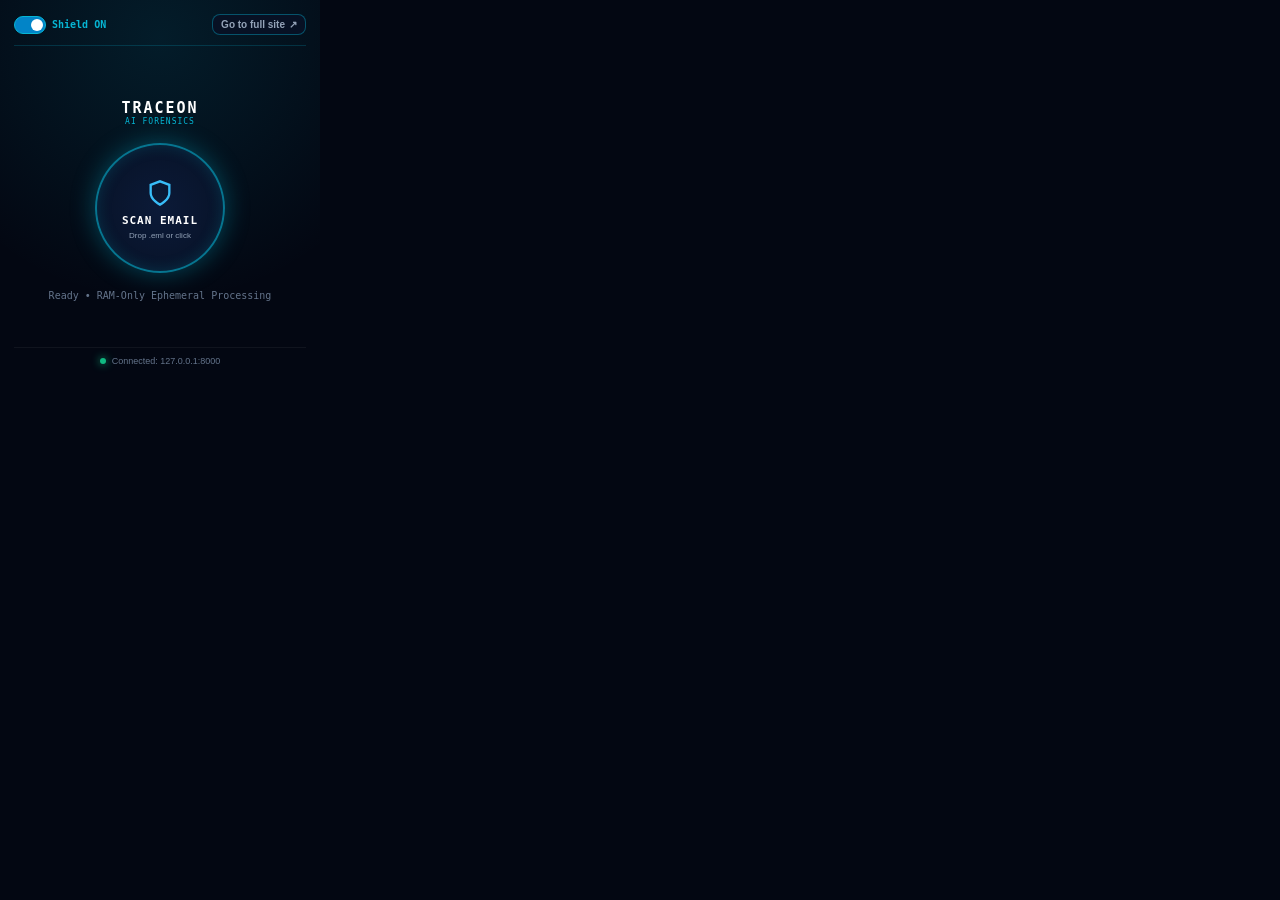
<file: extension/popup.html>
<!DOCTYPE html>
<html lang="en">
<head>
    <meta charset="UTF-8">
    <meta name="viewport" content="width=device-width, initial-scale=1.0">
    <title>TRACEON Extension</title>
    <link rel="stylesheet" href="popup.css">
</head>
<body>
    <div class="popup-container">
        
        <!-- Top Bar: Left Toggle, Right Full Site Button -->
        <header class="top-bar">
            <div class="toggle-container" title="Toggle active in-box scanning on Gmail & Outlook">
                <label class="switch">
                    <input type="checkbox" id="shieldToggle" checked>
                    <span class="slider"></span>
                </label>
                <span class="toggle-label" id="shieldStatusText">Shield ON</span>
            </div>

            <button id="fullSiteBtn" class="full-site-btn" title="Open TRACEON Web Console">
                <span>Go to full site</span>
                <span class="arrow">↗</span>
            </button>
        </header>

        <!-- Main Body: Round Upload Button in Middle -->
        <main class="main-body">
            <div class="brand-title">
                <span class="brand-name">TRACEON</span>
                <span class="brand-sub">AI FORENSICS</span>
            </div>

            <!-- Middle Round Upload Button -->
            <div class="round-upload-wrapper" id="dropArea">
                <button class="round-upload-btn" id="uploadBtn" title="Click or drop .eml file to scan">
                    <div class="scan-laser-circle"></div>
                    <div class="icon-circle">
                        <svg class="shield-svg" viewBox="0 0 24 24" fill="none" stroke="currentColor" stroke-width="2">
                            <path d="M12 22s8-4 8-10V5l-8-3-8 3v7c0 6 8 10 8 10z"/>
                        </svg>
                    </div>
                    <span class="btn-text">SCAN EMAIL</span>
                    <span class="btn-subtext">Drop .eml or click</span>
                </button>
                <input type="file" id="fileInput" accept=".eml,.msg,.txt" style="display: none;">
            </div>

            <div id="scanStatus" class="scan-status-text">Ready &bull; RAM-Only Ephemeral Processing</div>
        </main>

        <!-- Bottom Footer -->
        <footer class="bottom-bar">
            <span class="status-dot"></span>
            <span id="backendStatus">Connected: 127.0.0.1:8000</span>
        </footer>

    </div>

    <script src="popup.js"></script>
</body>
</html>
</file>
<file: extension/popup.css>
* {
    margin: 0;
    padding: 0;
    box-sizing: border-box;
    font-family: -apple-system, BlinkMacSystemFont, "Segoe UI", Roboto, sans-serif;
}

body {
    width: 320px;
    height: 380px;
    background-color: #030712;
    color: #E2E8F0;
    overflow: hidden;
}

.popup-container {
    width: 100%;
    height: 100%;
    display: flex;
    flex-direction: column;
    justify-content: space-between;
    padding: 14px;
    background: radial-gradient(circle at 50% 10%, rgba(6, 182, 212, 0.12), transparent 70%), #030712;
}

/* Top Bar */
.top-bar {
    display: flex;
    align-items: center;
    justify-content: space-between;
    padding-bottom: 10px;
    border-bottom: 1px solid rgba(6, 182, 212, 0.2);
}

.toggle-container {
    display: flex;
    align-items: center;
    gap: 6px;
}

.switch {
    position: relative;
    display: inline-block;
    width: 32px;
    height: 18px;
}

.switch input {
    opacity: 0;
    width: 0;
    height: 0;
}

.slider {
    position: absolute;
    cursor: pointer;
    inset: 0;
    background-color: #1E293B;
    border-radius: 18px;
    transition: 0.3s;
    border: 1px solid #334155;
}

.slider:before {
    position: absolute;
    content: "";
    height: 12px;
    width: 12px;
    left: 2px;
    bottom: 2px;
    background-color: white;
    border-radius: 50%;
    transition: 0.3s;
}

input:checked + .slider {
    background-color: #0284C7;
    border-color: #06B6D4;
}

input:checked + .slider:before {
    transform: translateX(14px);
}

.toggle-label {
    font-size: 10px;
    font-family: monospace;
    color: #06B6D4;
    font-weight: bold;
}

.full-site-btn {
    background: #071124;
    border: 1px solid rgba(6, 182, 212, 0.4);
    color: #94A3B8;
    padding: 4px 8px;
    border-radius: 8px;
    font-size: 10px;
    font-weight: bold;
    cursor: pointer;
    display: flex;
    align-items: center;
    gap: 4px;
    transition: 0.2s;
}

.full-site-btn:hover {
    color: #38BDF8;
    border-color: #38BDF8;
    background: #0B1E3D;
}

/* Main Body */
.main-body {
    display: flex;
    flex-direction: column;
    align-items: center;
    justify-content: center;
    gap: 12px;
    margin-top: 6px;
}

.brand-title {
    text-align: center;
}

.brand-name {
    font-size: 15px;
    font-weight: 900;
    letter-spacing: 2px;
    color: white;
    font-family: monospace;
}

.brand-sub {
    font-size: 8px;
    font-family: monospace;
    color: #06B6D4;
    display: block;
    letter-spacing: 1px;
}

/* Round Upload Button in Middle */
.round-upload-wrapper {
    position: relative;
    width: 140px;
    height: 140px;
    display: flex;
    align-items: center;
    justify-content: center;
}

.round-upload-btn {
    width: 130px;
    height: 130px;
    border-radius: 50%;
    background: radial-gradient(circle, #0B1A38 0%, #071124 100%);
    border: 2px solid rgba(6, 182, 212, 0.6);
    box-shadow: 0 0 25px rgba(6, 182, 212, 0.35), inset 0 0 15px rgba(6, 182, 212, 0.2);
    cursor: pointer;
    display: flex;
    flex-direction: column;
    align-items: center;
    justify-content: center;
    gap: 4px;
    transition: all 0.3s ease;
    position: relative;
    overflow: hidden;
}

.round-upload-btn:hover {
    transform: scale(1.04);
    border-color: #38BDF8;
    box-shadow: 0 0 35px rgba(56, 189, 248, 0.5), inset 0 0 20px rgba(56, 189, 248, 0.3);
}

.shield-svg {
    width: 28px;
    height: 28px;
    color: #38BDF8;
}

.btn-text {
    font-size: 11px;
    font-weight: 900;
    font-family: monospace;
    color: white;
    letter-spacing: 1px;
}

.btn-subtext {
    font-size: 8px;
    color: #94A3B8;
    font-family: sans-serif;
}

.scan-status-text {
    font-size: 10px;
    color: #64748B;
    font-family: monospace;
    text-align: center;
}

/* Bottom Bar */
.bottom-bar {
    display: flex;
    align-items: center;
    justify-content: center;
    gap: 6px;
    font-size: 9px;
    font-family: monospace;
    color: #64748B;
    padding-top: 8px;
    border-top: 1px solid rgba(255, 255, 255, 0.05);
}

.status-dot {
    width: 6px;
    height: 6px;
    background-color: #10B981;
    border-radius: 50%;
    box-shadow: 0 0 8px #10B981;
}
</file>
